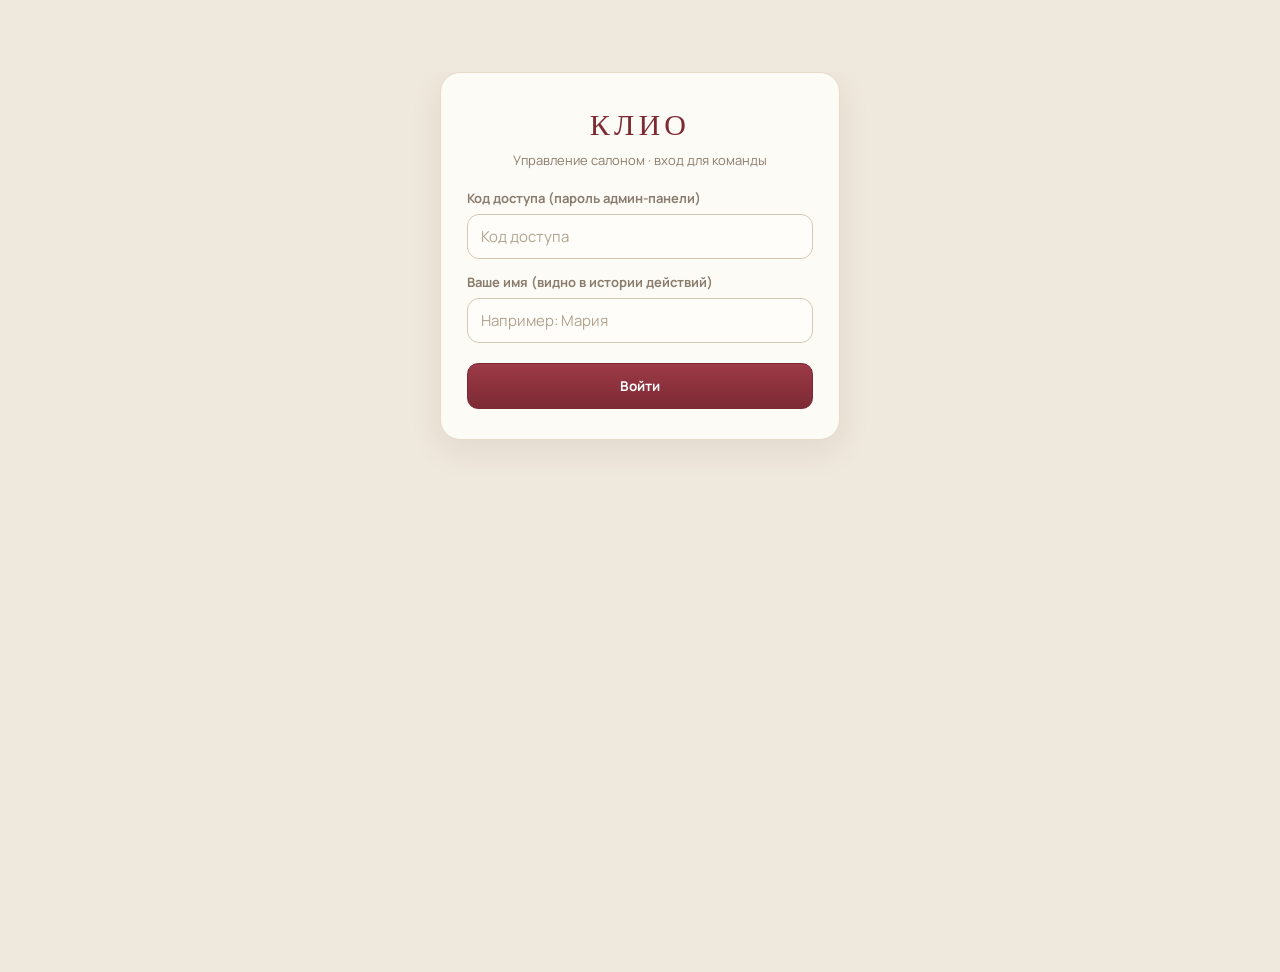
<file: app/manage.html>
<!DOCTYPE html>
<html lang="ru">
<head>
<meta charset="UTF-8">
<meta name="viewport" content="width=device-width, initial-scale=1, viewport-fit=cover">
<meta name="robots" content="noindex,nofollow">
<meta name="theme-color" content="#efe8dc">
<title>Управление салоном · КЛИО</title>
<link rel="manifest" href="manifest.webmanifest">
<link rel="icon" type="image/png" href="icon-192.png">
<link rel="apple-touch-icon" href="apple-touch-icon.png">
<link rel="preconnect" href="https://fonts.googleapis.com"><link rel="preconnect" href="https://fonts.gstatic.com" crossorigin>
<link href="https://fonts.googleapis.com/css2?family=Manrope:wght@400;600;700;800&family=Marcellus&display=swap" rel="stylesheet">
<link rel="stylesheet" href="/manage/manage.css?v=13">
<style>
html,body{margin:0;padding:0;background:#efe8dc}
#klioManage{border-radius:0;min-height:100vh;min-height:100dvh}
</style>
</head>
<body>
<div id="klioManage"></div>
<link rel="stylesheet" href="/manage/finance.css?v=1">
<script src="/manage/finance.js?v=1"></script>
<script src="/manage/manage.js?v=finance-1"></script>
</body>
</html>
</file>
<file: manage/manage.css>
/* КЛИО · Управление салоном — светлая фирменная тема (молочно-бежевый, бордо, золото).
   Эргономика журнала — по ТЗ (DIKIDI Business), палитра и шрифты — действующего приложения КЛИО. */
#klioManage{--bg:#efe8dc;--bg2:#f5efe4;--card:#fdfbf6;--card2:#f8f3e9;--line:#e6dbc6;--line2:#d3c7b4;
--text:#2e2721;--mut:#8a7d6e;
--wine:#7d2a35;--wine2:#9c3a46;--wined:#5e1f28;
--gold:#d4af37;--gold2:#e8c98a;--goldd:#a9832f;
--green:#6d9350;--blue:#7d8ca8;--amber:#c1912f;--orange:#c27a3a;--red:#b3543f;--gray:#8a8578;
background:var(--bg);color:var(--text);font-family:Manrope,system-ui,sans-serif;font-size:15px;line-height:1.45;
border-radius:18px;min-height:70vh;position:relative;overflow:clip}
:where(#klioManage *){box-sizing:border-box;margin:0;padding:0}
#klioManage button{font-family:inherit;cursor:pointer}
#klioManage input,#klioManage select,#klioManage textarea{font-family:inherit}
#klioManage a{color:var(--wine)}

/* ---- вход ---- */
.mng-login{max-width:400px;margin:8vh auto;background:var(--card);border:1px solid var(--line);border-radius:20px;padding:30px 26px;box-shadow:0 10px 34px rgba(94,31,40,.08)}
.mng-login .logo{font-family:Marcellus,serif;font-size:30px;letter-spacing:.14em;color:var(--wine);text-align:center}
.mng-login .sub{text-align:center;color:var(--mut);font-size:13px;margin:4px 0 20px}
.mng-lbl{display:block;font-size:13px;font-weight:700;color:var(--mut);margin:14px 0 6px}
/* #klioManage-префикс обязателен: админка задаёт input{background:#fff} глобально.
   ТЗ: на светлых полях текст и вводимые значения — тёмные. */
#klioManage .mng-inp{width:100%;background:#fffdfa;border:1.5px solid var(--line2);border-radius:12px;padding:11px 13px;font-size:15px;color:var(--text);color-scheme:light}
#klioManage .mng-inp:focus{outline:none;border-color:var(--wine);box-shadow:0 0 0 3px rgba(125,42,53,.10)}
#klioManage .mng-inp::placeholder{color:#b0a48f;opacity:1}
#klioManage .mng-inp:-webkit-autofill{-webkit-box-shadow:0 0 0 60px #fffdfa inset;-webkit-text-fill-color:var(--text);caret-color:var(--text)}
#klioManage .mng-sel{background:#fffdfa;border:1.5px solid var(--line2);color:var(--text);border-radius:11px;padding:8px 10px;font-size:13.5px;color-scheme:light}
.mng-err{background:#f9e9e7;color:#9c3a34;border:1px solid #e5b8b0;border-radius:12px;padding:10px 14px;font-size:13.5px;margin-top:12px}

/* ================= верхняя панель ================= */
.mng-topbar{position:sticky;top:0;z-index:30;display:flex;align-items:center;gap:8px;
padding:7px 12px;background:linear-gradient(180deg,#f8f3e9,#f4eddf);border-bottom:1px solid var(--line)}
.mng-ic{flex:none;width:38px;height:38px;border-radius:11px;border:1px solid var(--line2);background:var(--card);
color:var(--wine);display:flex;align-items:center;justify-content:center;position:relative}
.mng-ic svg{width:19px;height:19px}
.mng-ic:active{background:var(--card2)}
.mng-logo{flex:none;width:38px;height:38px;border-radius:50%;object-fit:cover;border:1.5px solid var(--gold);background:#fff}
.mng-brand{flex:none;line-height:1.05}
.mng-brand b{font-family:Marcellus,serif;font-size:17px;letter-spacing:.14em;color:var(--wine);display:block}
.mng-brand small{font-size:8.5px;letter-spacing:.18em;color:var(--mut);font-weight:700}
.mng-tbtitle{font-family:Marcellus,serif;font-size:19px;color:var(--text);margin-left:6px;white-space:nowrap;overflow:hidden;text-overflow:ellipsis}
.mng-topbar .sp{flex:1}
.mng-bell .bdg{position:absolute;top:-5px;right:-5px;background:var(--wine);color:#fff;font-size:10px;font-weight:800;
border-radius:999px;min-width:17px;height:16px;display:flex;align-items:center;justify-content:center;padding:0 4px;border:2px solid #f5efe4}
.mng-plus{flex:none;width:38px;height:38px;border-radius:11px;border:0;background:linear-gradient(180deg,var(--wine2),var(--wine));
color:#fff;display:flex;align-items:center;justify-content:center;box-shadow:0 3px 10px rgba(125,42,53,.28)}
.mng-plus svg{width:20px;height:20px}
.mng-plus:active{filter:brightness(1.1)}

/* ================= тело и нижняя навигация ================= */
.mng-body{padding:8px 12px 12px}
.mng-bnav{position:sticky;bottom:0;z-index:25;display:flex;background:rgba(253,251,246,.96);backdrop-filter:blur(8px);
border-top:1px solid var(--line);padding:6px 6px calc(6px + env(safe-area-inset-bottom,0px))}
.mng-bni{flex:1;display:flex;flex-direction:column;align-items:center;gap:2px;padding:6px 2px 5px;border:0;background:none;
color:var(--mut);font-size:10.5px;font-weight:700;border-radius:12px;position:relative;min-height:48px}
.mng-bni svg{width:21px;height:21px}
.mng-bni.on{color:var(--wine);background:#f3e7e4}
.mng-bni .bdg{position:absolute;top:2px;right:calc(50% - 20px);background:var(--wine);color:#fff;font-size:9.5px;font-weight:800;
border-radius:999px;min-width:15px;height:14px;display:flex;align-items:center;justify-content:center;padding:0 3.5px}
#klioManage.hasovl .mng-bnav{display:none}

/* ================= панель журнала ================= */
.mng-ctools{position:sticky;top:53px;z-index:20;background:var(--bg);padding:6px 0 4px;margin:-6px 0 0}
.mng-segrow{display:flex;align-items:center;gap:8px;margin-bottom:6px}
.mng-seg{flex:1;display:flex;background:#e9e1d0;border-radius:12px;padding:3px;gap:2px}
.mng-seg button{flex:1;border:0;background:none;border-radius:9px;padding:8px 4px;font-size:13.5px;font-weight:700;color:var(--mut)}
.mng-seg button.on{background:var(--wine);color:#fff;box-shadow:0 2px 7px rgba(125,42,53,.25)}
.mng-datenav{display:flex;align-items:center;gap:6px;margin-bottom:6px}
.mng-datenav .tt{flex:1;text-align:center;font-weight:800;font-size:15.5px;white-space:nowrap;overflow:hidden;text-overflow:ellipsis}
.mng-datenav .tt small{font-weight:700;color:var(--mut);font-size:12px}
.mng-navb{flex:none;width:32px;height:32px;border-radius:10px;border:1px solid var(--line2);background:var(--card);color:var(--wine);
display:flex;align-items:center;justify-content:center}
.mng-navb svg{width:15px;height:15px}
.mng-today{flex:none;border:1px solid var(--gold);background:#faf3df;color:var(--goldd);border-radius:999px;
padding:6px 13px;font-size:12.5px;font-weight:800}

/* ---- лента дат ---- */
.mng-dstrip{display:flex;gap:5px;overflow-x:auto;padding:2px 1px 6px;scrollbar-width:none;-webkit-overflow-scrolling:touch}
.mng-dstrip::-webkit-scrollbar{display:none}
.mng-dc{flex:none;width:46px;padding:5px 0 6px;border-radius:12px;border:1px solid var(--line);background:var(--card);
text-align:center;cursor:pointer;position:relative}
.mng-dc .d{display:block;font-size:16px;font-weight:800;line-height:1.15}
.mng-dc .w{display:block;font-size:10px;color:var(--mut);font-weight:700;text-transform:lowercase}
.mng-dc .mo{display:block;font-size:8.5px;color:var(--goldd);font-weight:800;letter-spacing:.04em}
.mng-dc.on{background:var(--wine);border-color:var(--wine)}
.mng-dc.on .d,.mng-dc.on .w{color:#fff}
.mng-dc.on .mo{color:var(--gold2)}
.mng-dc.today::after{content:'';position:absolute;left:50%;bottom:3px;transform:translateX(-50%);width:5px;height:5px;border-radius:50%;background:var(--gold)}
.mng-dc.wknd .w{color:var(--wine2)}

/* ---- чипы специалистов ---- */
.mng-chipsrow{display:flex;gap:6px;overflow-x:auto;padding:1px 1px 7px;scrollbar-width:none}
.mng-chipsrow::-webkit-scrollbar{display:none}
.mng-schip{flex:none;display:flex;align-items:center;gap:6px;border:1px solid var(--line2);background:var(--card);
border-radius:999px;padding:6px 13px;font-size:13px;font-weight:700;color:var(--text);cursor:pointer}
.mng-schip .dot{width:8px;height:8px;border-radius:50%;background:var(--gold)}
.mng-schip.on{background:var(--wine);border-color:var(--wine);color:#fff}
.mng-schip.on .dot{background:var(--gold2)}

/* ================= сетка «День» ================= */
.mng-gridwrap{overflow:auto;border:1px solid var(--line);border-radius:14px;background:var(--card);max-height:calc(100vh - 272px);max-height:calc(100dvh - 272px);min-height:300px;touch-action:pan-x pan-y;position:relative;scrollbar-color:var(--line2) transparent}
.mng-gridwrap::-webkit-scrollbar,.mng-mxwrap::-webkit-scrollbar{width:10px;height:10px}
.mng-gridwrap::-webkit-scrollbar-thumb,.mng-mxwrap::-webkit-scrollbar-thumb{background:var(--line2);border-radius:6px;border:2px solid var(--card)}
.mng-gridwrap::-webkit-scrollbar-track,.mng-mxwrap::-webkit-scrollbar-track{background:transparent}
.mng-gridwrap::-webkit-scrollbar-corner,.mng-mxwrap::-webkit-scrollbar-corner{background:transparent}
.mng-grid{display:flex;width:max-content;min-width:100%;position:relative}
.mng-gtime{flex:none;width:46px;border-right:1px solid var(--line2);position:sticky;left:0;z-index:8;background:var(--card)}
.mng-gcol{flex:1 1 0;min-width:96px;border-right:1px solid var(--line);position:relative;background:var(--card)}
.mng-gcol:last-child{border-right:0}
.mng-ghead{position:sticky;top:0;background:var(--card2);border-bottom:1px solid var(--line2);text-align:center;
font-size:13px;font-weight:800;padding:8px 4px;z-index:6;min-height:44px}
.mng-ghead small{display:block;font-weight:600;color:var(--mut);font-size:10.5px;margin-top:1px}
.mng-gtime .mng-ghead{z-index:9;background:var(--card2)}
.mng-gh{height:64px;border-bottom:1px solid #efe7d5;position:relative}
.mng-gh span{position:absolute;top:-7px;right:5px;font-size:10px;color:var(--mut);font-weight:700;background:var(--card);padding:0 2px}
.mng-slot{position:absolute;left:0;right:0;border-bottom:1px solid #f2ebdc}
.mng-slot.minor{border-bottom:1px dashed #f4eee0}
.mng-slot.hour{border-bottom:1px solid #eadfc9}
.mng-now{position:absolute;left:0;right:0;height:2px;background:var(--wine2);z-index:4;pointer-events:none}
.mng-now::before{content:'';position:absolute;left:0;top:-3px;width:8px;height:8px;border-radius:50%;background:var(--wine2)}
.mng-daycol{position:relative}
.mng-daycol:active{background:#f8f2e4}

/* ---- блок записи: приглушённые розовый/оливковый/золотой оттенки ---- */
.mng-ev{position:absolute;left:3px;right:3px;border-radius:8px;padding:4px 7px 4px 9px;font-size:11.5px;line-height:1.25;
cursor:pointer;overflow:hidden;z-index:3;border-left:3.5px solid var(--tb,#a95d6d);background:var(--tbg,#f5e6e9);color:#33272b;
box-shadow:0 1px 3px rgba(94,31,40,.07)}
.mng-ev b{display:block;font-size:12px;font-weight:800;white-space:nowrap;overflow:hidden;text-overflow:ellipsis}
.mng-ev .t{font-weight:800;font-size:10.5px;color:#6d5c60}
.mng-ev small{display:block;opacity:.85;white-space:nowrap;overflow:hidden;text-overflow:ellipsis;font-size:10.5px}
.mng-ev .sic{position:absolute;top:3px;right:4px;width:13px;height:13px;border-radius:50%;background:#fff;border:1.5px solid var(--green);color:var(--green);
font-size:9px;line-height:11px;text-align:center;font-weight:900}
.mng-ev .sic.pl{border-color:var(--gray);color:var(--gray)}
.tint-rose{--tb:#a95d6d;--tbg:#f5e6e9}
.tint-olive{--tb:#8f9457;--tbg:#ecedd9}
.tint-gold{--tb:#c9a24b;--tbg:#f6ecd2}
.tint-lilac{--tb:#9580a8;--tbg:#eee8f1}
.mng-ev.st-canceled,.mng-ev.st-noshow{--tb:#a89f8e;--tbg:#ece8de;color:#7d7462;opacity:.75}
.mng-ev.st-canceled b,.mng-ev.st-noshow b{text-decoration:line-through}
.mng-ev.diminfo small{display:none}

/* ---- бейджи статусов (светлые) ---- */
.mng-st{display:inline-block;font-size:11px;font-weight:800;padding:2px 9px;border-radius:999px;border:1px solid}
.stt-planned{color:#5d6c8a;border-color:#b9c4d6;background:#eef1f6}
.stt-service{color:#96701f;border-color:#dcc27a;background:#faf3dd}
.stt-paid{color:#a35e22;border-color:#e0b98c;background:#faeedd}
.stt-done{color:#527539;border-color:#a9c48e;background:#eef4e4}
.stt-canceled{color:#7d7462;border-color:#c9c0ae;background:#efece4}
.stt-noshow{color:#a04838;border-color:#e0aa9e;background:#fae9e5}

/* ---- матрица «Месяц» ---- */
.mng-mxwrap{overflow:auto;border:1px solid var(--line);border-radius:14px;background:var(--card);
max-height:calc(100vh - 272px);max-height:calc(100dvh - 272px);min-height:300px}
.mng-mx{border-collapse:separate;border-spacing:0;min-width:100%}
.mng-mx th,.mng-mx td{border-bottom:1px solid #f0e9d8;padding:0;text-align:center}
.mng-mx thead th{position:sticky;top:0;z-index:6;background:var(--card2);font-size:10.5px;color:var(--mut);font-weight:800;
padding:6px 2px;border-bottom:1px solid var(--line2);min-width:34px}
.mng-mx thead th .dw{display:block;font-size:8.5px;font-weight:700}
.mng-mx thead th.today{background:#f6ecd2;color:var(--goldd)}
.mng-mx thead th.wknd{color:var(--wine2)}
.mng-mx .mxspec{position:sticky;left:0;z-index:5;background:var(--card);text-align:left;font-size:12.5px;font-weight:800;
padding:8px 10px;border-right:1px solid var(--line2);min-width:96px;max-width:120px;white-space:nowrap;overflow:hidden;text-overflow:ellipsis}
.mng-mx thead th.mxspec{z-index:7;background:var(--card2)}
.mng-mx td.mxc{height:44px;min-width:34px;cursor:pointer;vertical-align:middle}
.mng-mx td.mxc:hover{background:#f8f2e4}
.mng-mx .mxn{display:inline-flex;align-items:center;justify-content:center;min-width:22px;height:22px;border-radius:8px;
font-size:11.5px;font-weight:800;color:var(--wine);background:#f3e7e4;padding:0 5px}
.mng-mx .mxbar{display:block;height:3px;border-radius:2px;background:var(--gold);margin:3px 5px 0;opacity:.75}
.mng-mx .mx0{color:#cfc4ad;font-size:11px}
.mng-mx td.mxc.today{background:#faf6ea}

/* ---- мини-календарь (выбор даты) ---- */
.mng-month{display:grid;grid-template-columns:repeat(7,1fr);gap:4px}
.mng-mh{text-align:center;font-size:11px;color:var(--mut);font-weight:800;padding:3px 0}
.mng-md{background:var(--card);border:1px solid var(--line);border-radius:10px;min-height:44px;padding:5px 4px;cursor:pointer;transition:border-color .15s;text-align:center}
.mng-md:hover{border-color:var(--wine)}
.mng-md.dim{opacity:.35}
.mng-md.today{border-color:var(--gold);box-shadow:inset 0 0 0 1px var(--gold)}
.mng-md.sel{background:var(--wine);border-color:var(--wine)}
.mng-md.sel .dn{color:#fff}
.mng-md .dn{font-size:13px;font-weight:800}
.mng-md .dt-row{display:flex;gap:3px;justify-content:center;margin-top:2px}
.mng-dot{width:5px;height:5px;border-radius:50%;display:inline-block}
.mng-md .cnt{font-size:9px;color:var(--mut)}
.mng-md .mini{display:none}
.mng-pick{position:fixed;inset:0;background:rgba(46,39,33,.45);z-index:60;display:flex;align-items:center;justify-content:center;padding:18px}
.mng-pick-c{background:var(--card);border:1px solid var(--line);border-radius:18px;padding:16px;width:100%;max-width:380px;box-shadow:0 18px 50px rgba(46,39,33,.25)}
.mng-pick-c .ph{display:flex;align-items:center;gap:6px;margin-bottom:10px}
.mng-pick-c .ph b{flex:1;text-align:center;font-family:Marcellus,serif;font-size:17px}
.mng-pick-c select{font-size:13px;padding:6px 8px;border:1.5px solid var(--line2);border-radius:9px;background:#fffdfa;color:var(--text)}

/* ---- режим «Список» ---- */
.mng-lst-ctl{background:var(--card);border:1px solid var(--line);border-radius:14px;padding:10px;margin-bottom:10px;display:flex;flex-direction:column;gap:8px}
.mng-lst-row{display:flex;gap:8px;flex-wrap:wrap}
.mng-lst-row .mng-inp,.mng-lst-row .mng-sel{flex:1;min-width:120px;width:auto}
.mng-lst-g{display:flex;align-items:baseline;gap:8px;margin:14px 0 8px}
.mng-lst-g b{font-family:Marcellus,serif;font-size:16.5px;color:var(--text)}
.mng-lst-g span{font-size:12px;color:var(--mut);font-weight:700}
.mng-lst-g i{flex:1;height:1px;background:var(--line2);font-style:normal}
.mng-lr{display:flex;align-items:center;gap:10px;background:var(--card);border:1px solid var(--line);border-radius:12px;
padding:9px 12px;margin-bottom:6px;cursor:pointer}
.mng-lr:hover{border-color:var(--wine2)}
.mng-lr .lt{flex:none;width:44px;font-size:12.5px;font-weight:800;color:var(--wine);text-align:center;line-height:1.25}
.mng-lr .li{flex:1;min-width:0}
.mng-lr .ln{font-weight:800;font-size:14px;white-space:nowrap;overflow:hidden;text-overflow:ellipsis}
.mng-lr .ls{font-size:12px;color:var(--mut);white-space:nowrap;overflow:hidden;text-overflow:ellipsis}
.mng-lr .lsp{flex:none;display:flex;align-items:center;gap:5px;font-size:12px;font-weight:700;color:var(--mut)}
.mng-lr .lsp .dot{width:7px;height:7px;border-radius:50%}
.mng-lr.off{opacity:.55}

/* ---- модалка / нижняя шторка ---- */
.mng-ovl{position:fixed;inset:0;background:rgba(46,39,33,.5);z-index:50;display:flex;align-items:flex-end;justify-content:center;padding:0}
.mng-card{background:var(--card);border:1px solid var(--line);border-bottom:0;border-radius:20px 20px 0 0;width:100%;max-width:560px;
padding:10px 20px calc(20px + env(safe-area-inset-bottom,0px));position:relative;max-height:92vh;max-height:92dvh;overflow-y:auto;
box-shadow:0 -14px 44px rgba(46,39,33,.25);animation:mngsheet .22s ease-out}
@keyframes mngsheet{from{transform:translateY(40px);opacity:.6}to{transform:none;opacity:1}}
.mng-grip{position:relative;display:block;width:44px;height:4.5px;border-radius:3px;background:var(--line2);margin:10px auto 12px;cursor:grab;touch-action:none}
.mng-grip::before{content:'';position:absolute;left:-60px;right:-60px;top:-14px;bottom:-14px}
.mng-grip:active{cursor:grabbing}
.mng-card .dt{color:var(--mut);font-size:13.5px}
.mng-card h2{font-family:Marcellus,serif;font-size:23px;margin:6px 0 2px;display:flex;justify-content:space-between;align-items:flex-start;gap:10px}
.mng-card .who{color:var(--mut);font-size:14px;margin-top:2px}
.mng-x{position:absolute;top:16px;right:14px;background:var(--card2);border:1px solid var(--line);color:var(--mut);font-size:16px;line-height:1;padding:6px 9px;border-radius:10px;z-index:2}
.mng-hr{border:0;border-top:1px solid var(--line);margin:14px 0}
.mng-check{display:flex;align-items:center;gap:11px;font-size:16px;font-weight:700;cursor:pointer;user-select:none}
.mng-check input{width:22px;height:22px;accent-color:var(--green)}
.mng-check.off span{text-decoration:line-through;color:var(--mut)}
.mng-radio{display:flex;flex-wrap:wrap;gap:8px;margin-top:6px}
.mng-radio label{display:flex;align-items:center;gap:8px;font-size:14px;cursor:pointer;border:1px solid var(--line2);border-radius:999px;padding:7px 13px;background:#fffdfa}
.mng-radio label:has(input:checked){border-color:var(--wine);background:#f5e9ea;font-weight:700}
.mng-radio input{width:17px;height:17px;accent-color:var(--wine)}
.mng-rest{font-size:28px;font-weight:800;color:var(--green);margin-top:4px}
.mng-okline{color:var(--green);font-size:14px;font-weight:700;margin-top:8px}
.mng-actions{display:flex;gap:8px;flex-wrap:wrap;margin-top:16px}
.mng-hist{margin-top:12px}
.mng-hist summary{cursor:pointer;font-size:16px;font-weight:800;padding:8px 0;user-select:none}
.mng-hrow{display:flex;gap:12px;padding:7px 0;border-bottom:1px solid #f0e9d8;font-size:13.5px}
.mng-hrow .ht{color:var(--mut);flex:none;width:104px}
.mng-hrow b{color:var(--text)}
.mng-hrow .hm{color:var(--mut)}
.mng-frm2{display:grid;grid-template-columns:1fr 1fr;gap:0 14px}
.mng-frm2 .full{grid-column:1/-1}
@media(max-width:520px){.mng-frm2{grid-template-columns:1fr}}
.mng-free{margin-top:6px}
.mng-free .fr-t{font-size:12.5px;font-weight:800;color:var(--mut);margin-bottom:6px}
.mng-free .fr-c{display:flex;gap:6px;flex-wrap:wrap}
.mng-fchip{border:1px solid var(--line2);background:#fffdfa;border-radius:999px;padding:6px 12px;font-size:12.5px;font-weight:700;color:var(--text)}
.mng-fchip.on,.mng-fchip:active{background:#f5e9ea;border-color:var(--wine);color:var(--wine)}

/* ---- кнопки/панели ---- */
.mng-bar{display:flex;align-items:center;gap:8px;flex-wrap:wrap;margin:6px 0 12px}
.mng-btn{background:var(--card);border:1px solid var(--line2);color:var(--text);border-radius:11px;padding:9px 15px;font-size:13.5px;font-weight:700}
.mng-btn:hover{border-color:var(--wine)}
.mng-btn.gold{background:linear-gradient(180deg,var(--wine2),var(--wine));color:#fff;border-color:var(--wine)}
.mng-btn.sm{padding:6px 11px;font-size:12.5px}
.mng-btn.on{background:var(--wine);color:#fff;border-color:var(--wine)}
.mng-title{font-size:17px;font-weight:800;min-width:170px;text-align:center}
.mng-sec-h{display:flex;align-items:center;gap:8px;margin:14px 0 10px}
.mng-sec-h b{font-family:Marcellus,serif;font-size:18px}
.mng-sec-h .cnt{background:#f3e7e4;color:var(--wine);font-size:12px;font-weight:800;border-radius:999px;padding:2px 10px}

/* ---- баланс ---- */
.mng-balsum{display:grid;grid-template-columns:repeat(auto-fit,minmax(150px,1fr));gap:10px;margin-bottom:14px}
.mng-bal{background:var(--card);border:1px solid var(--line);border-radius:16px;padding:13px 16px}
.mng-bal span{font-size:12px;color:var(--mut);display:block}
.mng-bal b{font-size:23px}
.mng-bal.green b{color:var(--green)}
.mng-bal.gold b{color:var(--wine)}
.mng-bal.orange b{color:var(--orange)}
.mng-table{width:100%;border-collapse:collapse;font-size:13.5px;background:var(--card);border-radius:14px;overflow:hidden}
.mng-table th{background:var(--card2);text-align:left;padding:10px;font-size:12px;color:var(--mut)}
.mng-table td{padding:9px 10px;border-top:1px solid #f0e9d8}
.mng-table tr.r{cursor:pointer}
.mng-table tr.r:hover td{background:#f8f3e9}
.mng-table tr.sum td{font-weight:800;border-top:2px solid var(--line2)}
.mng-chips{display:flex;gap:14px;flex-wrap:wrap;margin:10px 0 14px;font-size:13.5px}
.mng-chips div b{color:var(--wine)}

/* ---- заявки ---- */
.mng-lead{background:var(--card);border:1px solid var(--line);border-left:3.5px solid var(--wine);border-radius:14px;
padding:12px 14px;margin-bottom:10px;display:flex;gap:12px;align-items:center;flex-wrap:wrap;cursor:pointer}
.mng-lead.done{border-left-color:var(--green);opacity:.75}
.mng-lead .inf{flex:1;min-width:200px}
.mng-lead .nm{font-weight:800}
.mng-lead .dt2{font-size:12px;color:var(--mut)}
.mng-lead .det{font-size:13px;color:var(--mut);margin-top:2px}
.mng-lead .src{margin-left:auto;flex:none;font-size:11px;font-weight:800;color:var(--mut);border:1px solid var(--line2);border-radius:999px;padding:3px 10px}

/* ---- незавершённые ---- */
.mng-unf{background:#faeedd;border:1px solid #e0b98c;border-radius:14px;padding:12px 16px;margin-bottom:12px;cursor:pointer;display:flex;gap:10px;align-items:center}
.mng-unf:hover{background:#f8e7cf}
.mng-unf .r{font-size:12.5px;color:var(--orange)}

/* ---- тосты ---- */
.mng-toasts{position:fixed;bottom:calc(76px + env(safe-area-inset-bottom,0px));left:50%;transform:translateX(-50%);z-index:99;
display:flex;flex-direction:column;gap:8px;width:min(92vw,420px)}
.mng-toast{background:#fdfbf6;border:1px solid var(--gold);border-left:3.5px solid var(--wine);border-radius:13px;padding:11px 15px;
font-size:13.5px;color:var(--text);box-shadow:0 8px 30px rgba(46,39,33,.22);animation:mngup .25s}
.mng-toast b{color:var(--wine)}
@keyframes mngup{from{opacity:0;transform:translateY(12px)}to{opacity:1}}

/* ---- офлайн ---- */
.mng-off{position:sticky;top:0;background:#f9e9e7;color:#9c3a34;text-align:center;font-size:13px;font-weight:700;padding:8px;z-index:60;display:none}

/* ---- пусто ---- */
.mng-empty{color:var(--mut);text-align:center;padding:40px 10px;font-size:14px}

/* ---- ключ-значение ---- */
.mng-kv{display:flex;flex-direction:column;gap:2px}
.mng-kr{display:flex;justify-content:space-between;gap:14px;padding:7px 0;border-bottom:1px solid #f0e9d8;font-size:14px}
.mng-kr span{color:var(--mut);flex:none}
.mng-kr b{text-align:right;font-weight:700;word-break:break-word}
.mng-kr.hot b{color:var(--wine)}

/* ---- история действий ---- */
.mng-hfilters{background:var(--card);border:1px solid var(--line);border-radius:14px;padding:12px;margin-bottom:12px}
.mng-hf-row{display:flex;gap:8px;flex-wrap:wrap;margin-top:8px}
.mng-hf-row .mng-inp{max-width:150px}
.mng-hfchk{display:flex;align-items:center;gap:7px;font-size:13px;color:var(--mut);cursor:pointer;user-select:none}
.mng-hfchk input{width:17px;height:17px;accent-color:var(--wine)}
.mng-hlist{display:flex;flex-direction:column;gap:8px}
.mng-hg{display:flex;align-items:baseline;gap:8px;margin:12px 0 2px}
.mng-hg b{font-family:Marcellus,serif;font-size:15.5px}
.mng-hg i{flex:1;height:1px;background:var(--line2);font-style:normal}
.mng-hev{display:flex;gap:11px;background:var(--card);border:1px solid var(--line);border-radius:14px;padding:11px 13px;align-items:flex-start}
.mng-hev .ht2{flex:none;width:38px;font-size:11.5px;font-weight:800;color:var(--mut);padding-top:10px;text-align:center}
.mng-eic{flex:none;width:36px;height:36px;border-radius:11px;display:flex;align-items:center;justify-content:center;font-size:16px;border:1px solid}
.eic-green{background:#eef4e4;border-color:#a9c48e}
.eic-blue{background:#eef1f6;border-color:#b9c4d6}
.eic-orange{background:#faeedd;border-color:#e0b98c}
.eic-red{background:#fae9e5;border-color:#e0aa9e}
.eic-gray{background:#efece4;border-color:#c9c0ae}
.eic-amber{background:#faf3dd;border-color:#dcc27a}
.mng-hev-m{flex:1;min-width:0}
.mng-hev-t{font-size:14px;display:flex;align-items:center;gap:8px;flex-wrap:wrap}
.mng-hev-i{font-size:13px;color:var(--text);opacity:.85;margin-top:1px}
.mng-hev-d{font-size:11.5px;color:var(--mut);margin-top:3px}
.mng-hev-x{display:none;margin-top:10px;border-top:1px solid #f0e9d8;padding-top:10px}
.mng-hev .chv{flex:none;color:var(--mut);font-size:18px;padding-top:8px}
.mng-delb{font-size:10.5px;font-weight:800;color:#a04838;border:1px solid #e0aa9e;border-radius:999px;padding:1px 8px;background:#fae9e5}
.mng-ba{display:grid;grid-template-columns:1fr 1fr;gap:0 18px}
.mng-ba-t{font-size:11.5px;font-weight:800;color:var(--mut);text-transform:uppercase;letter-spacing:.05em;margin-bottom:2px}
@media(max-width:520px){.mng-ba{grid-template-columns:1fr}}

/* ---- шторка настроек / меню ---- */
.mng-sheet{position:fixed;inset:0;background:rgba(46,39,33,.5);z-index:55;display:flex;align-items:flex-end;justify-content:center}
.mng-sheet-c{background:var(--card);border-radius:20px 20px 0 0;width:100%;max-width:560px;padding:12px 20px calc(22px + env(safe-area-inset-bottom,0px));
max-height:88vh;max-height:88dvh;overflow-y:auto;box-shadow:0 -14px 44px rgba(46,39,33,.25);animation:mngsheet .22s ease-out}
.mng-sheet-c::before{content:'';display:block;width:44px;height:4.5px;border-radius:3px;background:var(--line2);margin:0 auto 14px}
.mng-sheet-c h3{font-family:Marcellus,serif;font-size:20px;margin-bottom:4px}
.mng-sh-sec{margin:14px 0 4px;font-size:12px;font-weight:800;color:var(--mut);text-transform:uppercase;letter-spacing:.06em}
.mng-optrow{display:flex;align-items:center;gap:8px;flex-wrap:wrap;padding:6px 0}
.mng-optrow>span{flex:1;font-size:14.5px;font-weight:700}
.mng-stepchip{border:1px solid var(--line2);background:#fffdfa;border-radius:10px;padding:8px 13px;font-size:13px;font-weight:700}
.mng-stepchip.on{background:var(--wine);border-color:var(--wine);color:#fff}
.mng-range{flex:1;accent-color:var(--wine);max-width:200px}
.mng-sw{position:relative;width:46px;height:26px;flex:none}
.mng-sw input{opacity:0;width:100%;height:100%;position:absolute;cursor:pointer;margin:0}
.mng-sw i{position:absolute;inset:0;background:#ddd2bc;border-radius:999px;transition:.15s;pointer-events:none}
.mng-sw i::after{content:'';position:absolute;left:3px;top:3px;width:20px;height:20px;border-radius:50%;background:#fff;transition:.15s;box-shadow:0 1px 4px rgba(0,0,0,.2)}
.mng-sw input:checked+i{background:var(--wine)}
.mng-sw input:checked+i::after{left:23px}
.mng-menurow{display:flex;align-items:center;gap:12px;width:100%;background:none;border:0;border-bottom:1px solid #f0e9d8;
padding:14px 2px;font-size:15.5px;font-weight:700;color:var(--text);text-align:left}
.mng-menurow svg{width:20px;height:20px;color:var(--wine);flex:none}
.mng-menurow.danger{color:var(--red)}
.mng-menurow.danger svg{color:var(--red)}

/* ---- уведомления ---- */
.mng-nf{display:flex;gap:11px;background:var(--card);border:1px solid var(--line);border-left:3.5px solid var(--nb,#a95d6d);
border-radius:14px;padding:11px 13px;align-items:flex-start}
.mng-nf .ntm{flex:none;font-size:11px;color:var(--mut);font-weight:700;padding-top:2px;min-width:34px;text-align:right}

/* ---- старые вкладки (совместимость, не используются) ---- */
.mng-top{display:none}
.mng-tab{display:none}
.mng-me{display:none}

/* ---- мобильная подгонка ---- */
@media(max-width:720px){
 #klioManage{border-radius:0}
 .mng-body{padding:6px 8px 12px}
 .mng-brand{display:none}
 .mng-tbtitle{font-size:17px;margin-left:2px}
 .mng-card{padding:8px 16px calc(18px + env(safe-area-inset-bottom,0px))}
 .mng-card h2{font-size:20px}
}
@media(max-width:380px){
 .mng-tbtitle{display:none}
}
/* ландшафт телефона: компактнее шапка журнала */
@media(max-height:520px) and (orientation:landscape){
 .mng-ctools{position:static}
 .mng-gridwrap,.mng-mxwrap{max-height:calc(100vh - 170px);max-height:calc(100dvh - 170px)}
 .mng-dstrip{padding-bottom:4px}
}
/* десктоп: модалки по центру */
@media(min-width:721px){
 .mng-ovl{align-items:center;padding:24px}
 .mng-card{border-radius:20px;border-bottom:1px solid var(--line);animation:mngup .2s}
 .mng-grip{display:none}
 .mng-sheet{align-items:center}
 .mng-sheet-c{border-radius:20px;animation:mngup .2s}
 .mng-sheet-c::before{display:none}
 .mng-bnav{max-width:560px;margin:0 auto;border:1px solid var(--line);border-bottom:0;border-radius:16px 16px 0 0}
}

/* ---- группировка журнала: по услугам / по мастерам ---- */
.mng-grow{margin:0 0 6px}
.mng-gseg{max-width:330px}
.mng-bar .mng-gseg{max-width:480px;flex:1}
.mng-gseg button{padding:6px 4px;font-size:12.5px}
.mng-ghead{line-height:1.15;overflow-wrap:anywhere}
.mng-ghead .dot{display:inline-block;width:8px;height:8px;border-radius:50%;margin-right:4px}
.mng-mx .mxspec .dot{display:inline-block;width:8px;height:8px;border-radius:50%;margin-right:5px}
/* ---- баланс: раскрывающиеся группы ---- */
.mng-bgrp{background:var(--card);border:1px solid var(--line);border-radius:14px;margin-bottom:10px;overflow:hidden}
.mng-bgrp>summary{display:flex;align-items:center;gap:10px;padding:12px 14px;cursor:pointer;list-style:none;font-weight:800}
.mng-bgrp>summary::-webkit-details-marker{display:none}
.mng-bgrp>summary::after{content:'\25BE';color:var(--mut);transition:transform .15s}
.mng-bgrp[open]>summary::after{transform:rotate(180deg)}
.mng-bgrp .gn{font-size:14.5px}
.mng-bgrp .gc{color:var(--mut);font-size:12px;font-weight:700}
.mng-bgrp .ga{margin-left:auto;color:var(--wine);font-size:14.5px}
.mng-bgrp .mng-table{margin:0 10px 10px;width:calc(100% - 20px)}

/* мульти-услуги в карточке записи */
.mng-svcrow{display:flex;gap:8px;align-items:center;margin-bottom:8px}
.mng-svcrow select{flex:1;min-width:0}
.mng-svcdel{flex:0 0 auto;width:36px;height:40px;border-radius:10px;border:1.5px solid var(--line);background:#fff;color:var(--red);font-size:14px;font-weight:700;cursor:pointer}
.mng-svcdel:active{transform:scale(.94)}
.mng-svcprice{display:flex;align-items:center;gap:6px;flex-wrap:wrap;margin-top:10px;padding:9px 12px;border-radius:12px;background:var(--bg);border:1.5px solid var(--line);font-size:13px;color:var(--text)}
.mng-svcprice b{font-size:14px}
#klioManage .mng-inp:disabled{opacity:.55;background:var(--bg)}

/* ================= КАССА (блок внизу «Баланса», 27.11-В10) ================= */
.mng-cash{margin-top:16px;background:var(--card);border:1.5px solid var(--line2);border-radius:16px;padding:14px 14px 12px;box-shadow:0 4px 18px rgba(94,31,40,.05)}
.mng-cash-t{display:flex;align-items:center;gap:8px;font-family:Marcellus,serif;font-size:19px;color:var(--wine);margin-bottom:10px}
.mng-cash-t svg{width:22px;height:22px}
.mng-cash-g{display:grid;grid-template-columns:minmax(270px,.85fr) 1.35fr;gap:12px}
.mng-cash-l{background:linear-gradient(160deg,#faf5e9,#f3ead6);border:1px solid var(--line);border-radius:14px;padding:14px 14px 12px;text-align:center;display:flex;flex-direction:column;align-items:center}
.mc-ico{width:128px;color:var(--wine)}
.mc-ico svg{width:100%;height:auto;display:block}
.mc-cap{font-size:12px;font-weight:800;letter-spacing:.07em;text-transform:uppercase;color:var(--mut);margin-top:4px}
.mc-sum{font-family:Marcellus,serif;font-size:38px;line-height:1.12;color:var(--wine);margin:2px 0 6px}
.mc-hint{font-size:11.5px;color:var(--mut);margin-top:auto;padding-top:10px;line-height:1.4}
.mc-first{margin-top:8px;background:#fffdf8;border:1px dashed var(--gold);border-radius:12px;padding:10px 12px;width:100%;text-align:left}
.mc-first-t{font-weight:800;font-size:13.5px;color:var(--goldd)}
.mc-first-s{font-size:12px;color:var(--mut);margin-top:3px;line-height:1.4}
.mng-cash-r{background:#fffdf8;border:1px solid var(--line);border-radius:14px;padding:10px 12px;display:flex;flex-direction:column;min-height:160px}
.mc-rh{display:flex;justify-content:space-between;align-items:baseline;gap:8px 12px;flex-wrap:wrap;padding-bottom:8px;border-bottom:1px solid var(--line);font-size:13.5px;font-weight:800}
.mc-rh b{color:var(--wine);white-space:nowrap}
.mc-list{overflow-y:auto;max-height:264px}
.mc-row{padding:8px 2px;border-bottom:1px dashed var(--line)}
.mc-row:last-child{border-bottom:0}
.mc-r1{display:flex;justify-content:space-between;align-items:baseline;gap:10px}
.mc-r1 b{font-size:14px}
.mc-amt{color:var(--red);font-weight:800;white-space:nowrap}
.mc-r2{font-size:13px;margin-top:1px}
.mc-r3{font-size:11.5px;color:var(--mut);margin-top:1px}
.mc-empty{color:var(--mut);font-size:13px;padding:20px 6px;text-align:center}
@media (max-width:860px){.mng-cash-g{grid-template-columns:1fr}.mc-list{max-height:230px}.mc-sum{font-size:34px}}

/* ================= КАССА — ТЗ №3 (27.11-В11): категории, статьи, фильтр ================= */
.mc-kpis{display:grid;grid-template-columns:1fr 1fr;gap:8px;margin-bottom:10px}
.mc-kpi{border-radius:12px;padding:8px 12px;display:flex;flex-direction:column;gap:1px;border:1px solid var(--line)}
.mc-kpi span{font-size:11px;font-weight:800;letter-spacing:.06em;text-transform:uppercase;color:var(--mut)}
.mc-kpi b{font-family:Marcellus,serif;font-size:20px;line-height:1.15}
.mc-kpi.cost{background:#fdf3f2;border-color:#f0d8d3}
.mc-kpi.cost b{color:var(--red)}
.mc-kpi.profit{background:#f2f7ec;border-color:#dbe7c9}
.mc-kpi.profit b{color:#4e7a2a}
.mc-flt{display:inline-flex;gap:5px;flex-wrap:wrap}
.mng-btn.sm.on{background:var(--wine);border-color:var(--wine);color:#fff}
.mc-cat{flex:none;font-size:10.5px;font-weight:800;letter-spacing:.05em;text-transform:uppercase;padding:2px 8px;border-radius:999px;margin-left:auto}
.mc-cat.cost{background:#f9e8e4;color:#a4442f}
.mc-cat.profit{background:#e9f2dc;color:#4e7a2a}
.mc-r1 .mc-amt{margin-left:auto}
.mc-r1:has(.mc-cat) .mc-amt{margin-left:0}
.mc-seg{display:flex;gap:0;border:1.5px solid var(--line2);border-radius:12px;overflow:hidden}
.mc-seg button{flex:1;padding:11px 8px;font:inherit;font-size:14.5px;font-weight:800;background:#fffdf8;color:var(--mut);border:0;cursor:pointer;transition:.15s}
.mc-seg button.on{background:var(--wine);color:#fff}
.mc-after{margin-top:10px;background:#faf5e9;border:1px solid var(--line);border-radius:12px;padding:9px 12px;font-size:13.5px;color:var(--mut);display:flex;justify-content:space-between;gap:10px;align-items:baseline}
.mc-after b{font-family:Marcellus,serif;font-size:18px;color:var(--wine);white-space:nowrap}
@media (max-width:860px){.mc-kpis{grid-template-columns:1fr 1fr}.mc-kpi b{font-size:18px}}

/* === ТЗ №4: интеграция DIKIDI → Google Calendar → CRM === */
.dkb{display:inline-block;vertical-align:1px;font-size:9.5px;font-weight:900;line-height:1;
  padding:2.5px 4.5px;border-radius:5px;background:#e8ddf3;color:#5d3f86;letter-spacing:.03em;margin:0 1px}
.dkb.dk-w{background:#fbe3d7;color:#a4442f;font-size:10.5px;padding:2px 5px}
.dk-src{margin:10px 0 2px;background:#f1eaf8;border:1px solid #d9c8ee;border-radius:12px;
  padding:8px 12px;font-size:12.5px;color:#5d3f86}
.dk-warn{margin:8px 0 2px;background:#fdf0e7;border:1px solid #efc9a8;border-radius:12px;
  padding:8px 12px;font-size:12.5px;color:#8f4a1f}

/* 28.11-В16: на десктопе сетка дня обязана влезать в ширину окна без горизонтального скролла;
   колонки сжимаются (минимум убран), вертикальный скролл сохраняется */
@media(min-width:721px){
  .mng-grid{width:100%}
  .mng-gcol{min-width:0}
  .mng-gridwrap{overflow-x:hidden}
}
.mc-note{margin-top:5px;font-size:12px;color:var(--mut);font-weight:600}

/* 28.11-В17 (ТЗ-5): кнопки кассы, зелёные поступления, кликабельные строки истории */
.mc-btn-in{border-color:#9cba82!important;color:#4e7a2a!important;background:#f4f9ee!important}
.mc-btn-in:active{background:#e9f2dc!important}
.mc-btn-out{border-color:#dfa79b!important;color:#a4442f!important;background:#fdf4f1!important}
.mc-btn-out:active{background:#f9e8e4!important}
.mc-btn-out:disabled{opacity:.45}
.mc-amt.pos{color:#4e7a2a}
.mc-cat.in{background:#e9f2dc;color:#4e7a2a}
.mc-kpi.in{background:#f2f7ec;border-color:#dbe7c9}
.mc-kpi.in b{color:#4e7a2a}
.mc-kpi.dep{background:#f6f4ee;border-color:#e4ddcc}
.mc-kpi.dep b{color:#8a6d2f}
.mc-row.mc-link{cursor:pointer}
.mc-row.mc-link:active{background:#faf6ef}
.mc-auto{font-size:12px;color:var(--mut);margin-top:9px;font-weight:600}
</file>
<file: manage/finance.css>
#klioManage .mng-bnav .mng-bni{flex:1;min-width:0}#klioManage .mng-bnav .mng-bni span:not(.bdg){font-size:clamp(10px,2.7vw,12px);white-space:nowrap}.kf{color:#332724;max-width:1180px;margin:auto;padding:10px 0 24px}.kf *{box-sizing:border-box}.kf h2,.kf h3,.kf p{margin:0}.kf h2{font-size:20px}.kf h3{font-size:15px}.kf small,.kf .muted{color:#796c63;font-size:12px}.kf .fc{background:#fff;border:1px solid #e8dfd3;border-radius:14px;padding:14px;margin:10px 0;box-shadow:0 2px 10px #392d2210}.kf .fg{display:grid;grid-template-columns:repeat(2,minmax(0,1fr));gap:8px}.kf .fk{border:1px solid #e8dfd3;border-radius:12px;padding:12px;min-width:0;background:#fff}.kf .fk strong{display:block;font-size:clamp(17px,4.7vw,24px);overflow-wrap:anywhere;margin-top:5px;font-variant-numeric:tabular-nums}.kf .pos{color:#24714c}.kf .neg{color:#a63d47}.kf .fb{display:flex;gap:6px;flex-wrap:wrap;align-items:center;margin:8px 0}.kf button[aria-current=true]{background:#792e40;color:#fff;border-color:#792e40}.kf label{display:flex;flex-direction:column;gap:5px;font-size:12px;font-weight:600;min-width:0}.kf input,.kf select{width:100%;min-width:0;border:1px solid #dfd5c7;background:#fff;color:#332724;border-radius:9px;padding:10px;font:inherit;font-size:14px}.kf form{display:grid;gap:10px}.kf .fr{display:flex;justify-content:space-between;align-items:center;gap:12px;padding:9px 0;border-bottom:1px solid #eee6de}.kf .fr strong{text-align:right;font-variant-numeric:tabular-nums}.kf .ft{overflow:auto;max-height:460px}.kf table{border-collapse:collapse;width:100%;font-size:12px;white-space:nowrap}.kf td,.kf th{padding:9px 8px;text-align:left;border-bottom:1px solid #eee6de}.kf th{background:#f8f3eb}.kf .bar{height:8px;background:#eee7dd;border-radius:8px;overflow:hidden;margin-top:6px}.kf .bar span{display:block;height:100%;background:#b49b65}.kf .note{background:#faf4e9;border:1px solid #e7d6b7;border-radius:10px;padding:10px;margin:10px 0;font-size:12px;line-height:1.45}.kf [hidden]{display:none!important}@media(min-width:850px){.kf .fg{grid-template-columns:repeat(4,minmax(0,1fr))}.kf form{grid-template-columns:repeat(2,minmax(0,1fr))}.kf form button{grid-column:1/-1}}
</file>
